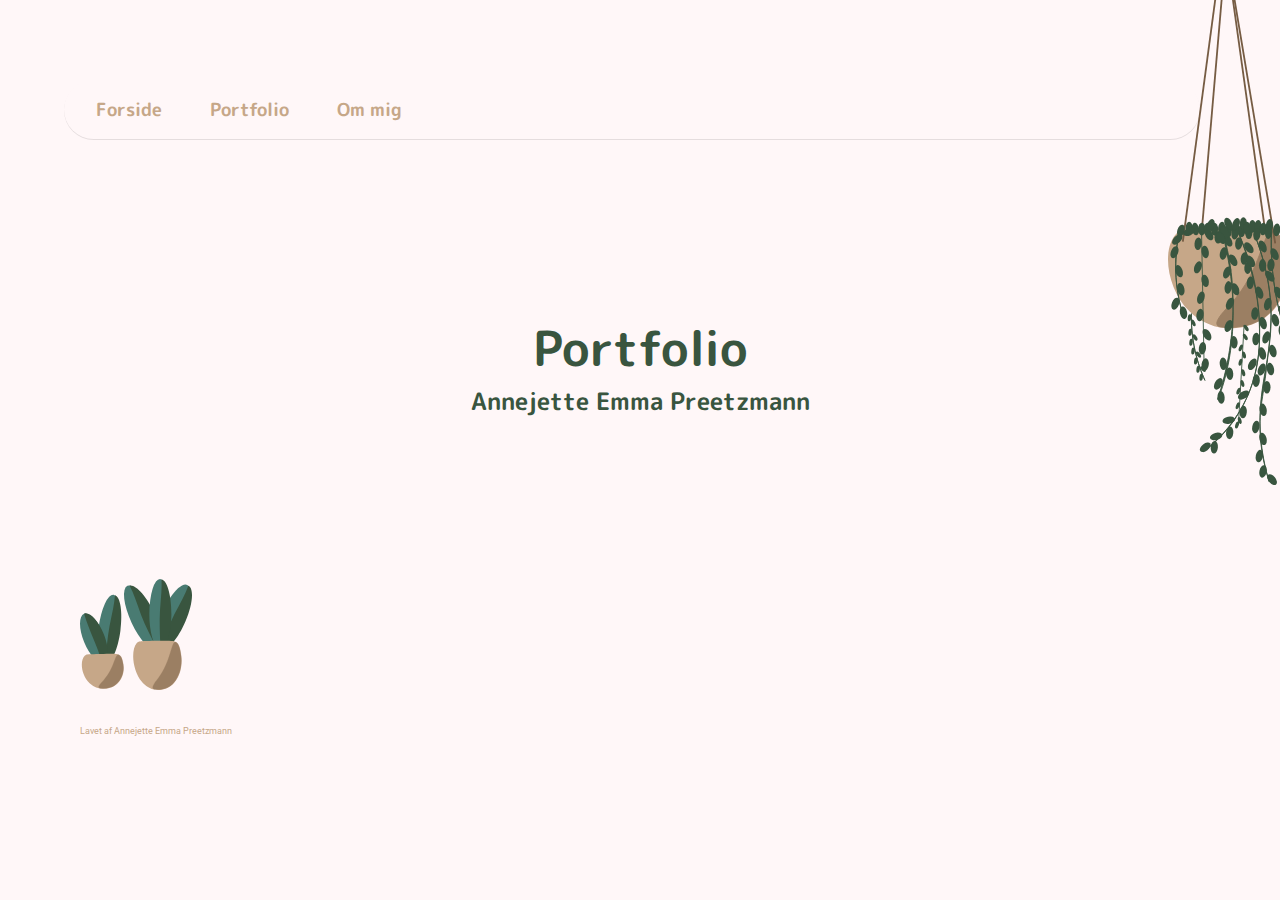
<file: website/index.html>
<!DOCTYPE html>
<html lang="da">

<head>
    <meta charset="UTF-8">
    <link rel="apple-touch-icon" sizes="180x180" href="/apple-touch-icon.png">
    <link rel="icon" type="image/png" sizes="32x32" href="/favicon-32x32.png">
    <link rel="icon" type="image/png" sizes="16x16" href="/favicon-16x16.png">
    <link rel="manifest" href="/site.webmanifest">
    <meta name="viewport" content="width=device-width, initial-scale=1.0">
    <link rel="preconnect" href="https://fonts.googleapis.com">
    <link rel="preconnect" href="https://fonts.gstatic.com" crossorigin>
    <link href="https://fonts.googleapis.com/css2?family=Roboto:wght@300&display=swap" rel="stylesheet">
    <link rel="preconnect" href="https://fonts.googleapis.com">
    <link rel="preconnect" href="https://fonts.gstatic.com" crossorigin>
    <link href="https://fonts.googleapis.com/css2?family=M+PLUS+Rounded+1c&display=swap" rel="stylesheet">
    <link rel="Stylesheet" href="layout.css">
    <link rel="Stylesheet" href="style.css">

    <title>Forside</title>
</head>

<body>
    <header>
        <div class="navbar">
            <!-- <div class="logo">Logo</div> -->
            <div class="menu-toggle" id="menu-toggle">
                <div class="bar"></div>
                <div class="bar"></div>
                <div class="bar"></div>
            </div>
        </div>
        <div class="overskrifter">
            <nav>
                <ul>
                    <li><a href="index.html">Forside</a></li>
                    <li><a href="portfolio.html">Portfolio</a></li>
                    <li><a href="cv.html">Om mig</a></li>

                </ul>
            </nav>
        </div>
    </header>

    <nav class="menu" id="menu">
        <ul>
            <li><a href="index.html">Forside</a></li>
            <li><a href="portfolio.html">Portfolio</a></li>
            <li><a href="cv.html">Om mig</a></li>
        </ul>
    </nav>
    <div class="plante">
        <img src="img/svg/plante.svg" alt="Illustreret plante i krukke">
    </div>
    <div class="forsidet">
        <a href="portfolio.html">
            <h1>Portfolio</h1>
        </a>
        <a href="cv.html">
            <h2>Annejette Emma Preetzmann</h2>
        </a>
    </div>

    <div class="planter">
        <img src="img/svg/planter.svg" alt="Illustrerede planter i krukke">
    </div>

    <footer>Lavet af Annejette Emma Preetzmann</footer>

    <script src="java.js"></script>
</body>

</html>
</file>
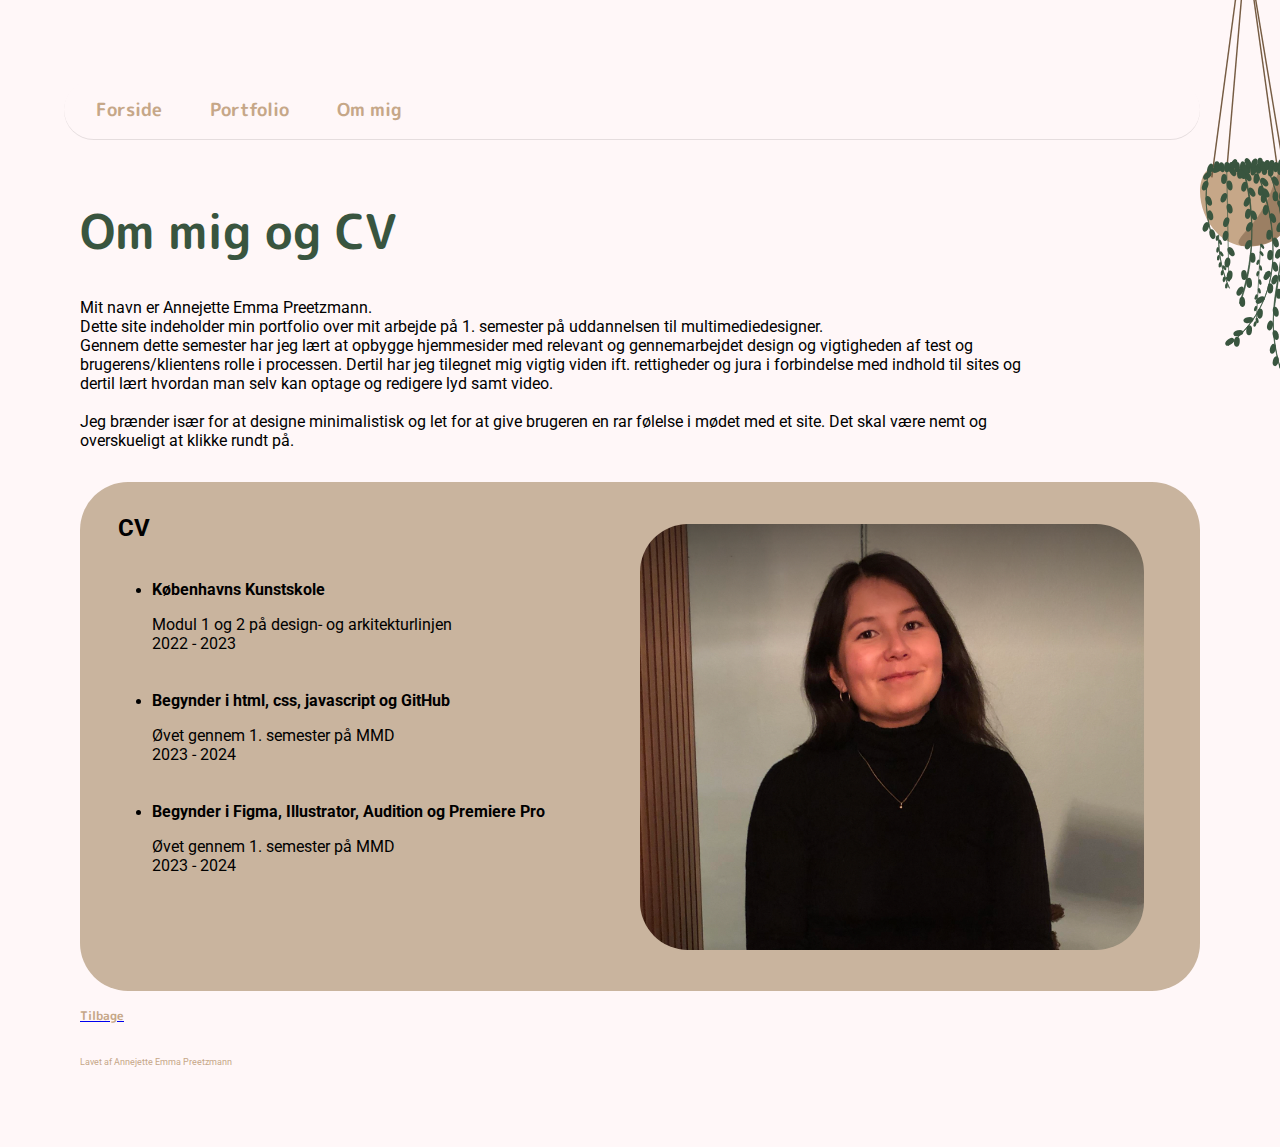
<file: website/cv.html>
<!DOCTYPE html>
<html lang="da">

<head>
    <meta charset="UTF-8">
    <link rel="apple-touch-icon" sizes="180x180" href="/apple-touch-icon.png">
    <link rel="icon" type="image/png" sizes="32x32" href="/favicon-32x32.png">
    <link rel="icon" type="image/png" sizes="16x16" href="/favicon-16x16.png">
    <link rel="manifest" href="/site.webmanifest">
    <meta name="viewport" content="width=device-width, initial-scale=1.0">
    <link rel="preconnect" href="https://fonts.googleapis.com">
    <link rel="preconnect" href="https://fonts.gstatic.com" crossorigin>
    <link href="https://fonts.googleapis.com/css2?family=Roboto:wght@300&display=swap" rel="stylesheet">
    <link rel="preconnect" href="https://fonts.googleapis.com">
    <link rel="preconnect" href="https://fonts.gstatic.com" crossorigin>
    <link href="https://fonts.googleapis.com/css2?family=M+PLUS+Rounded+1c&display=swap" rel="stylesheet">
    <link rel="Stylesheet" href="layout.css">
    <link rel="Stylesheet" href="style.css">
    <title>Om mig</title>
</head>

<body>
    <header>
        <div class="navbar">
            <!-- <div class="logo">Logo</div> -->
            <div class="menu-toggle" id="menu-toggle">
                <div class="bar"></div>
                <div class="bar"></div>
                <div class="bar"></div>
            </div>
        </div>
        <div class="overskrifter">
            <nav>
                <ul>
                    <li><a href="index.html">Forside</a></li>
                    <li><a href="portfolio.html">Portfolio</a></li>
                    <li><a href="cv.html">Om mig</a></li>

                </ul>
            </nav>
        </div>
    </header>

    <nav class="menu" id="menu">
        <ul>
            <li><a href="index.html">Forside</a></li>
            <li><a href="portfolio.html">Portfolio</a></li>
            <li><a href="cv.html">Om mig og cv</a></li>
        </ul>
    </nav>
    <div class="plantecv">
        <img src="img/svg/plante.svg" alt="Illustreret plante i krukke">
    </div>
    <div class="overskrift">
        <h1>Om mig og CV</h1>
    </div>
    <div class="om">
        <p>Mit navn er Annejette Emma Preetzmann.<br>Dette site indeholder min portfolio over mit arbejde på 1.
            semester på
            uddannelsen til multimediedesigner.<br>
            Gennem dette semester har jeg lært at opbygge hjemmesider med relevant og gennemarbejdet design og
            vigtigheden af test
            og brugerens/klientens rolle i processen. Dertil har jeg tilegnet mig vigtig viden ift. rettigheder og
            jura i
            forbindelse med indhold til sites og dertil lært hvordan man selv kan optage og redigere lyd samt video.
            <br><br>
            Jeg brænder især for at designe minimalistisk og let for at give brugeren en rar følelse i mødet med et
            site. Det skal
            være nemt og overskueligt at klikke rundt på.
        </p>
    </div>
    <div class="grid-containerp">
        <div class="grid-item1">
            <div class="tekstcv">
                <h4>CV</h4>
                <nav>
                    <ul>
                        <li>
                            <h6>Københavns Kunstskole</h6>
                            <p>
                                Modul 1 og 2 på design- og arkitekturlinjen<br>
                                2022 - 2023
                            </p>
                        </li>
                        <li>
                            <h6>Begynder i html, css, javascript og GitHub</h6>
                            <p>
                                Øvet gennem 1. semester på MMD<br>
                                2023 - 2024

                            </p>
                        </li>
                        <li>
                            <h6>Begynder i Figma, Illustrator, Audition og Premiere Pro</h6>
                            <p>
                                Øvet gennem 1. semester på MMD<br>
                                2023 - 2024
                            </p>
                        </li>
                    </ul>
                </nav>
            </div>
        </div>
        <div class="grid-item2">
            <img src="img/mig.webp" alt="Portræt billede af Annejette" class="img1">
        </div>
    </div>
    <div class="tilbage">
        <a href="index.html">
            <h3>Tilbage</h3>
        </a>
    </div>
    <footer>Lavet af Annejette Emma Preetzmann</footer>
    <script src="java.js"></script>

</body>

</html>
</file>
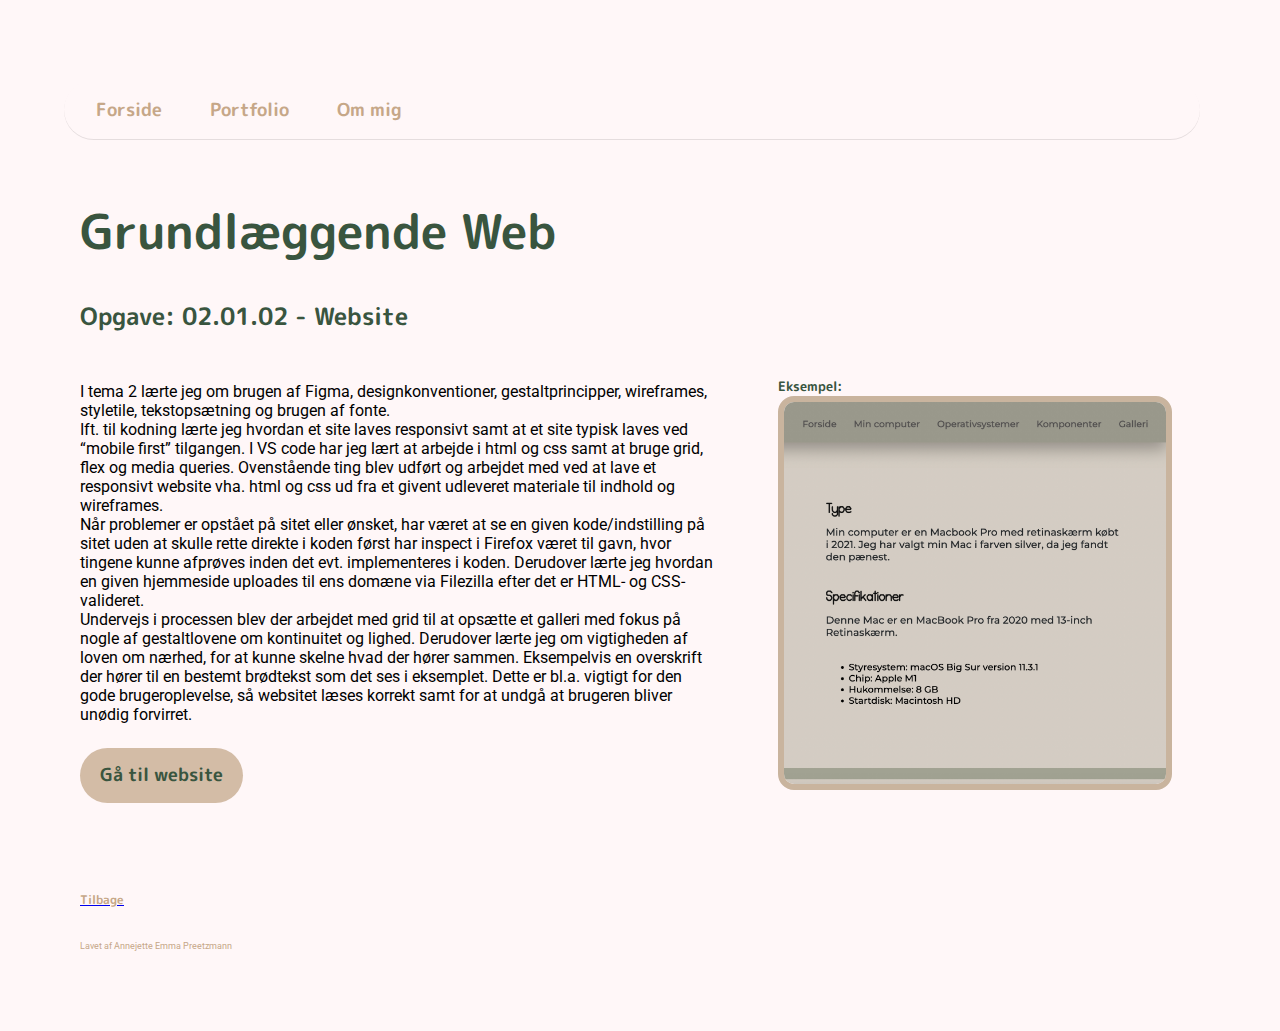
<file: website/opgave_020102.html>
<!DOCTYPE html>
<html lang="da">

<head>
    <meta charset="UTF-8">
    <link rel="apple-touch-icon" sizes="180x180" href="/apple-touch-icon.png">
    <link rel="icon" type="image/png" sizes="32x32" href="/favicon-32x32.png">
    <link rel="icon" type="image/png" sizes="16x16" href="/favicon-16x16.png">
    <link rel="manifest" href="/site.webmanifest">
    <meta name="viewport" content="width=device-width, initial-scale=1.0">
    <link rel="preconnect" href="https://fonts.googleapis.com">
    <link rel="preconnect" href="https://fonts.gstatic.com" crossorigin>
    <link href="https://fonts.googleapis.com/css2?family=Roboto:wght@300&display=swap" rel="stylesheet">
    <link rel="preconnect" href="https://fonts.googleapis.com">
    <link rel="preconnect" href="https://fonts.gstatic.com" crossorigin>
    <link href="https://fonts.googleapis.com/css2?family=M+PLUS+Rounded+1c&display=swap" rel="stylesheet">
    <link rel="Stylesheet" href="layout.css">
    <link rel="Stylesheet" href="style.css">
    <title>Opgave 02.01.02</title>
</head>

<body>
    <header>
        <div class="navbar">
            <!-- <div class="logo">Logo</div> -->
            <div class="menu-toggle" id="menu-toggle">
                <div class="bar"></div>
                <div class="bar"></div>
                <div class="bar"></div>
            </div>
        </div>
        <div class="overskrifter">
            <nav>
                <ul>
                    <li><a href="index.html">Forside</a></li>
                    <li><a href="portfolio.html">Portfolio</a></li>
                    <li><a href="cv.html">Om mig</a></li>

                </ul>
            </nav>
        </div>
    </header>

    <nav class="menu" id="menu">
        <ul>
            <li><a href="index.html">Forside</a></li>
            <li><a href="portfolio.html">Portfolio</a></li>
            <li><a href="cv.html">Om mig</a></li>
        </ul>
    </nav>
    <div class="overskriftp">
        <h1>Grundlæggende Web</h1>
        <h2>Opgave: 02.01.02 - Website</h2>
    </div>
    <div id="grid_2-1">
        <div id="grid21">
            <p>I tema 2 lærte jeg om brugen af Figma, designkonventioner, gestaltprincipper, wireframes,
                styletile,
                tekstopsætning og
                brugen af fonte. <br>Ift. til kodning lærte jeg hvordan et site laves responsivt samt at et
                site
                typisk laves ved
                “mobile first” tilgangen.
                I VS code har jeg lært at arbejde i html og css samt at bruge grid, flex og media queries.
                Ovenstående ting blev udført og arbejdet med ved at lave et responsivt website vha. html og css ud fra
                et
                givent
                udleveret materiale til indhold og wireframes.<br>

                Når problemer er opstået på sitet eller ønsket, har været at se en given kode/indstilling på sitet
                uden
                at skulle
                rette direkte i koden først har inspect i Firefox været til gavn, hvor tingene kunne afprøves inden det
                evt.
                implementeres i koden. Derudover lærte jeg hvordan en given hjemmeside uploades til ens domæne via
                Filezilla
                efter det
                er HTML- og CSS-valideret.<br>
                Undervejs i processen blev der arbejdet med grid til at opsætte et galleri med fokus på nogle af
                gestaltlovene om
                kontinuitet og lighed.
                Derudover lærte jeg om vigtigheden af loven om nærhed, for at kunne skelne hvad der hører
                sammen.
                Eksempelvis en overskrift der hører til en bestemt brødtekst som det ses
                i
                eksemplet.
                Dette er bl.a. vigtigt for den gode brugeroplevelse, så websitet læses korrekt samt for at undgå at
                brugeren
                bliver
                unødig forvirret.
            </p>
            <div>
                <!--Hjælp fra ChatGPT til hvordan link åbnes i ny fane-->
                <a class="button1" href="https://anpr0001.dk/kea/02_web/01_website/website/index.html" target="_blank"
                    onmousemove="zoomIn(this)" onmouseout="zoomOut(this)">Gå til
                    website</a>
            </div>
        </div>
        <div id="grid22" class="eksempel">
            <h5>Eksempel:</h5>
            <img src="img/pc1.webp" alt="Billede af eksempel fra sitet i tema 2">

        </div>


    </div>
    <div class="tilbage">
        <a href="portfolio.html">
            <h3>Tilbage</h3>
        </a>
    </div>
    <footer>Lavet af Annejette Emma Preetzmann</footer>
    <script src="java.js"></script>

</body>

</html>
</file>
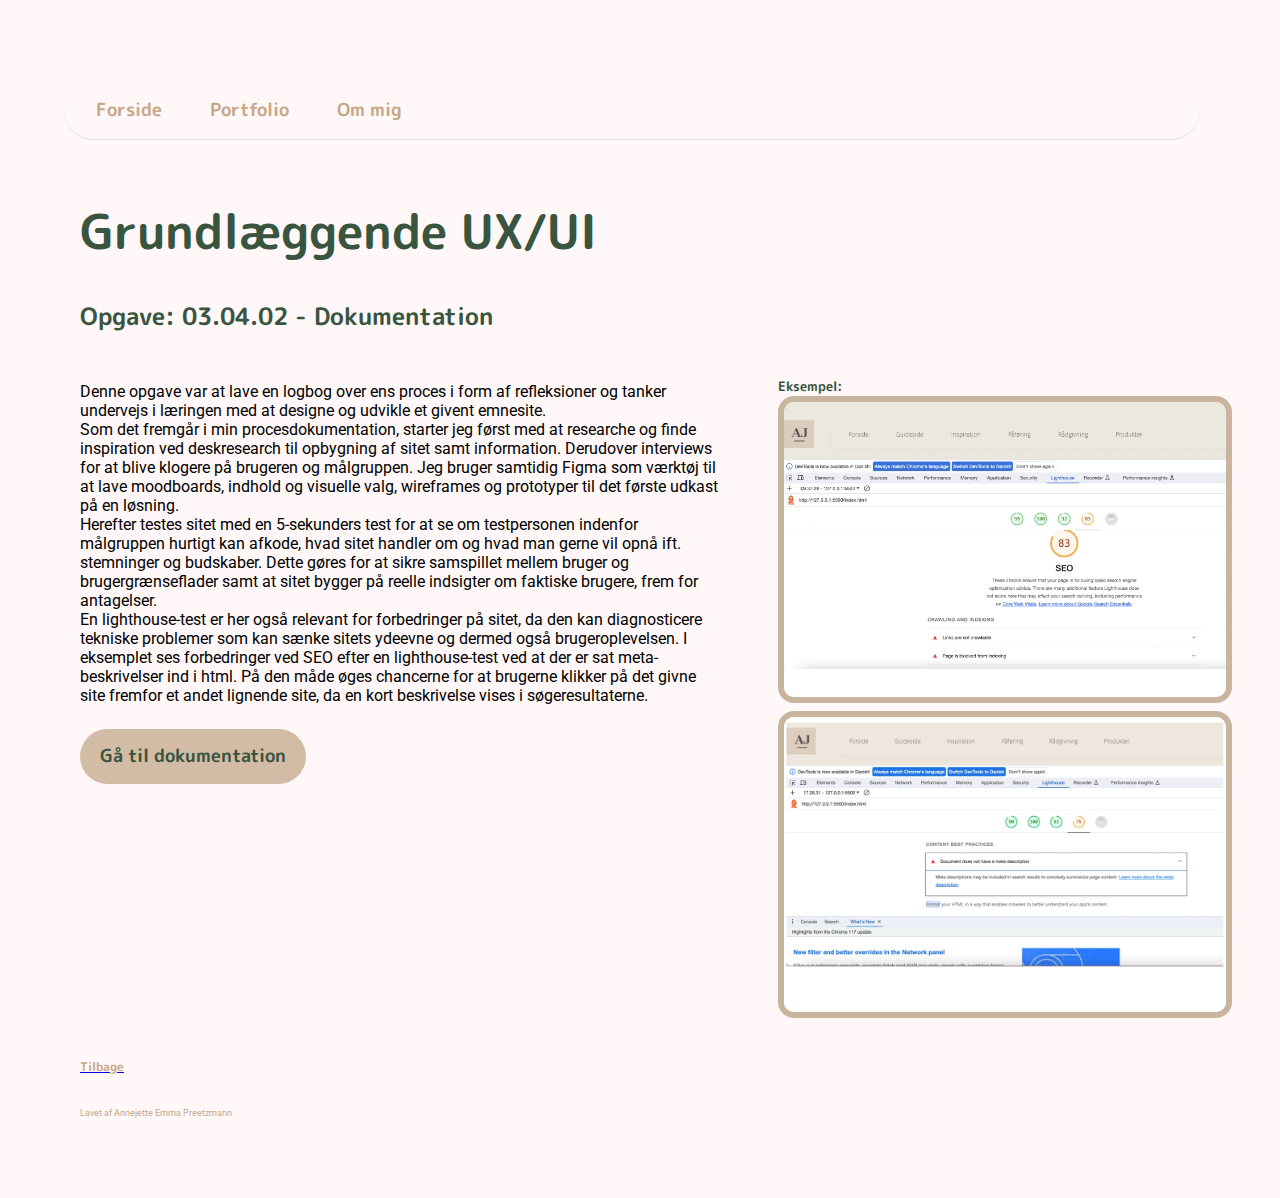
<file: website/opgave_030402.html>
<!DOCTYPE html>
<html lang="da">

<head>
    <meta charset="UTF-8">
    <link rel="apple-touch-icon" sizes="180x180" href="/apple-touch-icon.png">
    <link rel="icon" type="image/png" sizes="32x32" href="/favicon-32x32.png">
    <link rel="icon" type="image/png" sizes="16x16" href="/favicon-16x16.png">
    <link rel="manifest" href="/site.webmanifest">
    <meta name="viewport" content="width=device-width, initial-scale=1.0">
    <link rel="preconnect" href="https://fonts.googleapis.com">
    <link rel="preconnect" href="https://fonts.gstatic.com" crossorigin>
    <link href="https://fonts.googleapis.com/css2?family=Roboto:wght@300&display=swap" rel="stylesheet">
    <link rel="preconnect" href="https://fonts.googleapis.com">
    <link rel="preconnect" href="https://fonts.gstatic.com" crossorigin>
    <link href="https://fonts.googleapis.com/css2?family=M+PLUS+Rounded+1c&display=swap" rel="stylesheet">
    <link rel="Stylesheet" href="layout.css">
    <link rel="Stylesheet" href="style.css">
    <title>opgave 03.04.02</title>
</head>

<body>
    <header>
        <div class="navbar">
            <!-- <div class="logo">Logo</div> -->
            <div class="menu-toggle" id="menu-toggle">
                <div class="bar"></div>
                <div class="bar"></div>
                <div class="bar"></div>
            </div>
        </div>
        <div class="overskrifter">
            <nav>
                <ul>
                    <li><a href="index.html">Forside</a></li>
                    <li><a href="portfolio.html">Portfolio</a></li>
                    <li><a href="cv.html">Om mig</a></li>

                </ul>
            </nav>
        </div>
    </header>

    <nav class="menu" id="menu">
        <ul>
            <li><a href="index.html">Forside</a></li>
            <li><a href="portfolio.html">Portfolio</a></li>
            <li><a href="cv.html">Om mig</a></li>
        </ul>
    </nav>
    <div class="overskriftp">
        <h1>Grundlæggende UX/UI</h1>
        <h2>Opgave: 03.04.02 - Dokumentation</h2>
    </div>
    <div id="grid_2-1">
        <div id="grid21">
            <p>Denne opgave var at lave en logbog over ens proces i form af refleksioner og tanker undervejs i læringen
                med at designe
                og udvikle et givent emnesite.<br> Som det fremgår i min procesdokumentation, starter jeg først med at
                researche og finde
                inspiration ved deskresearch til opbygning af sitet samt information. Derudover interviews for at blive
                klogere på
                brugeren og målgruppen. Jeg bruger samtidig Figma som værktøj til at lave moodboards, indhold og
                visuelle valg,
                wireframes og prototyper til det første udkast på en løsning.<br>

                Herefter testes sitet med en 5-sekunders test for at se om testpersonen indenfor målgruppen hurtigt kan
                afkode, hvad
                sitet handler om og hvad man gerne vil opnå ift. stemninger og budskaber. Dette gøres for at sikre
                samspillet mellem
                bruger og brugergrænseflader samt at sitet bygger på reelle indsigter om faktiske brugere, frem for
                antagelser.<br>
                En lighthouse-test er her også relevant for forbedringer på sitet, da den kan diagnosticere tekniske
                problemer som kan
                sænke sitets ydeevne og dermed også brugeroplevelsen.
                I eksemplet ses forbedringer ved SEO efter en lighthouse-test ved at der er sat meta-beskrivelser ind i
                html. På den
                måde øges chancerne for at brugerne klikker på det givne site fremfor et andet lignende site, da en kort
                beskrivelse
                vises i søgeresultaterne.


            </p>
            <div>
                <!--Hjælp fra ChatGPT til hvordan link åbnes i ny fane-->
                <a class="button1" href="procesdokumentation.pdf" target="_blank" onmousemove="zoomIn(this)"
                    onmouseout="zoomOut(this)">Gå til
                    dokumentation</a>
            </div>
        </div>
        <div id="grid22" class="eksempel">
            <h5>Eksempel:</h5>
            <img src="img/t3doku.webp" alt="Billede af eksempel fra dokumentation i tema 3">
            <img src="img/t3doku2.webp" alt="Billede af eksempel fra dokumentation i tema 3">

        </div>


    </div>
    <div class="tilbage">
        <a href="portfolio.html">
            <h3>Tilbage</h3>
        </a>
    </div>
    <footer>Lavet af Annejette Emma Preetzmann</footer>
    <script src="java.js"></script>

</body>

</html>
</file>
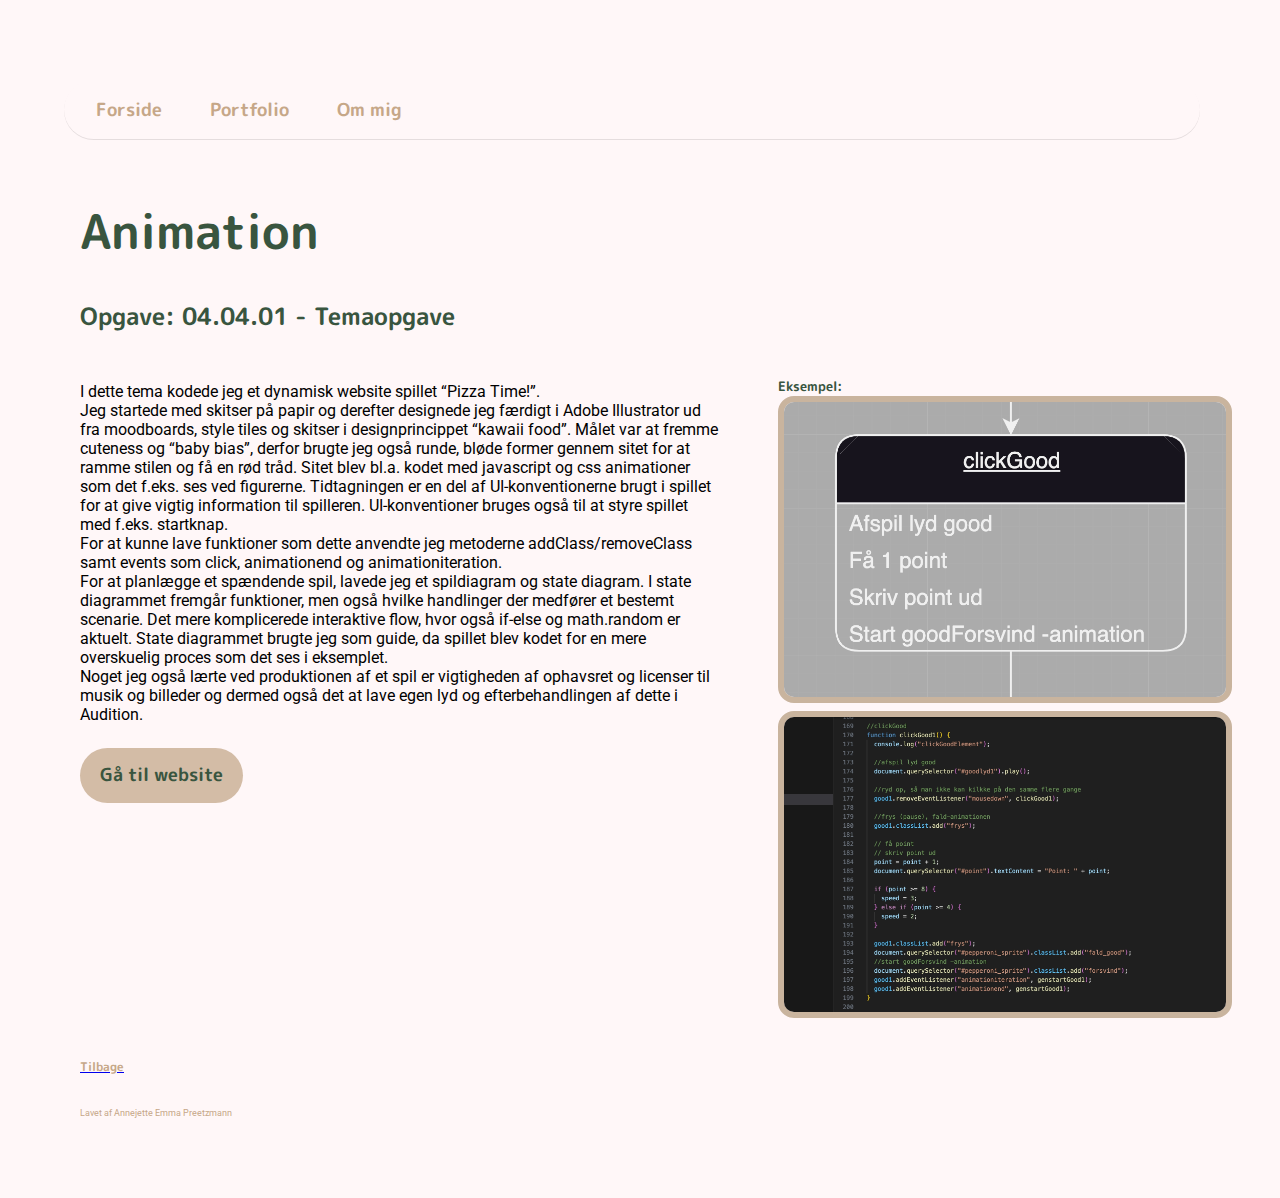
<file: website/opgave_040401.html>
<!DOCTYPE html>
<html lang="da">

<head>
    <meta charset="UTF-8">
    <link rel="apple-touch-icon" sizes="180x180" href="/apple-touch-icon.png">
    <link rel="icon" type="image/png" sizes="32x32" href="/favicon-32x32.png">
    <link rel="icon" type="image/png" sizes="16x16" href="/favicon-16x16.png">
    <link rel="manifest" href="/site.webmanifest">
    <meta name="viewport" content="width=device-width, initial-scale=1.0">
    <link rel="preconnect" href="https://fonts.googleapis.com">
    <link rel="preconnect" href="https://fonts.gstatic.com" crossorigin>
    <link href="https://fonts.googleapis.com/css2?family=Roboto:wght@300&display=swap" rel="stylesheet">
    <link rel="preconnect" href="https://fonts.googleapis.com">
    <link rel="preconnect" href="https://fonts.gstatic.com" crossorigin>
    <link href="https://fonts.googleapis.com/css2?family=M+PLUS+Rounded+1c&display=swap" rel="stylesheet">
    <link rel="Stylesheet" href="layout.css">
    <link rel="Stylesheet" href="style.css">
    <title>Opgave 04.04.01</title>
</head>

<body>
    <header>
        <div class="navbar">
            <!-- <div class="logo">Logo</div> -->
            <div class="menu-toggle" id="menu-toggle">
                <div class="bar"></div>
                <div class="bar"></div>
                <div class="bar"></div>
            </div>
        </div>
        <div class="overskrifter">
            <nav>
                <ul>
                    <li><a href="index.html">Forside</a></li>
                    <li><a href="portfolio.html">Portfolio</a></li>
                    <li><a href="cv.html">Om mig</a></li>

                </ul>
            </nav>
        </div>
    </header>

    <nav class="menu" id="menu">
        <ul>
            <li><a href="index.html">Forside</a></li>
            <li><a href="portfolio.html">Portfolio</a></li>
            <li><a href="cv.html">Om mig</a></li>
        </ul>
    </nav>
    <div class="overskriftp">
        <h1>Animation</h1>
        <h2>Opgave: 04.04.01 - Temaopgave</h2>
    </div>
    <div id="grid_2-1">
        <div id="grid21">
            <p>I dette tema kodede jeg et dynamisk website spillet “Pizza Time!”. <br>
                Jeg startede med skitser på papir og derefter designede jeg færdigt i Adobe Illustrator ud fra
                moodboards, style tiles og skitser i designprincippet “kawaii food”.
                Målet var at
                fremme cuteness og “baby bias”, derfor brugte jeg også runde, bløde former gennem sitet for at
                ramme stilen og få en rød tråd.
                Sitet blev bl.a. kodet med javascript og css animationer som det f.eks. ses ved figurerne. Tidtagningen
                er en del af
                UI-konventionerne brugt i spillet for at give vigtig information til spilleren. UI-konventioner bruges
                også til at styre
                spillet med f.eks. startknap. <br>For at kunne lave funktioner som dette anvendte jeg metoderne
                addClass/removeClass
                samt events som click, animationend og animationiteration.
                <br>
                For at planlægge et spændende spil, lavede jeg et spildiagram og state diagram. I state diagrammet
                fremgår funktioner,
                men også hvilke handlinger der medfører et bestemt scenarie. Det mere komplicerede interaktive flow,
                hvor også if-else
                og math.random er aktuelt. State diagrammet brugte jeg som guide, da spillet blev kodet for en mere
                overskuelig proces
                som det ses i eksemplet. <br>
                Noget jeg også lærte ved produktionen af et spil er vigtigheden af ophavsret og licenser til musik og
                billeder og dermed
                også det at lave egen lyd og efterbehandlingen af dette i Audition.



            </p>
            <div>
                <!--Hjælp fra ChatGPT til hvordan link åbnes i ny fane-->
                <a class="button1" href="https://anpr0001.dk/kea/04_animation/website/index.html" target="_blank"
                    onmousemove="zoomIn(this)" onmouseout="zoomOut(this)">Gå til
                    website</a>
            </div>
        </div>
        <div id="grid22" class="eksempel">
            <h5>Eksempel:</h5>
            <img src="img/t4b1.webp" alt="Billede af eksempel fra state diagram i tema 4">
            <img src="img/t4b2.webp" alt="Billede af eksempel fra kode i javascript i tema 4">

        </div>


    </div>
    <div class="tilbage">
        <a href="portfolio.html">
            <h3>Tilbage</h3>
        </a>
    </div>
    <footer>Lavet af Annejette Emma Preetzmann</footer>
    <script src="java.js"></script>

</body>

</html>
</file>
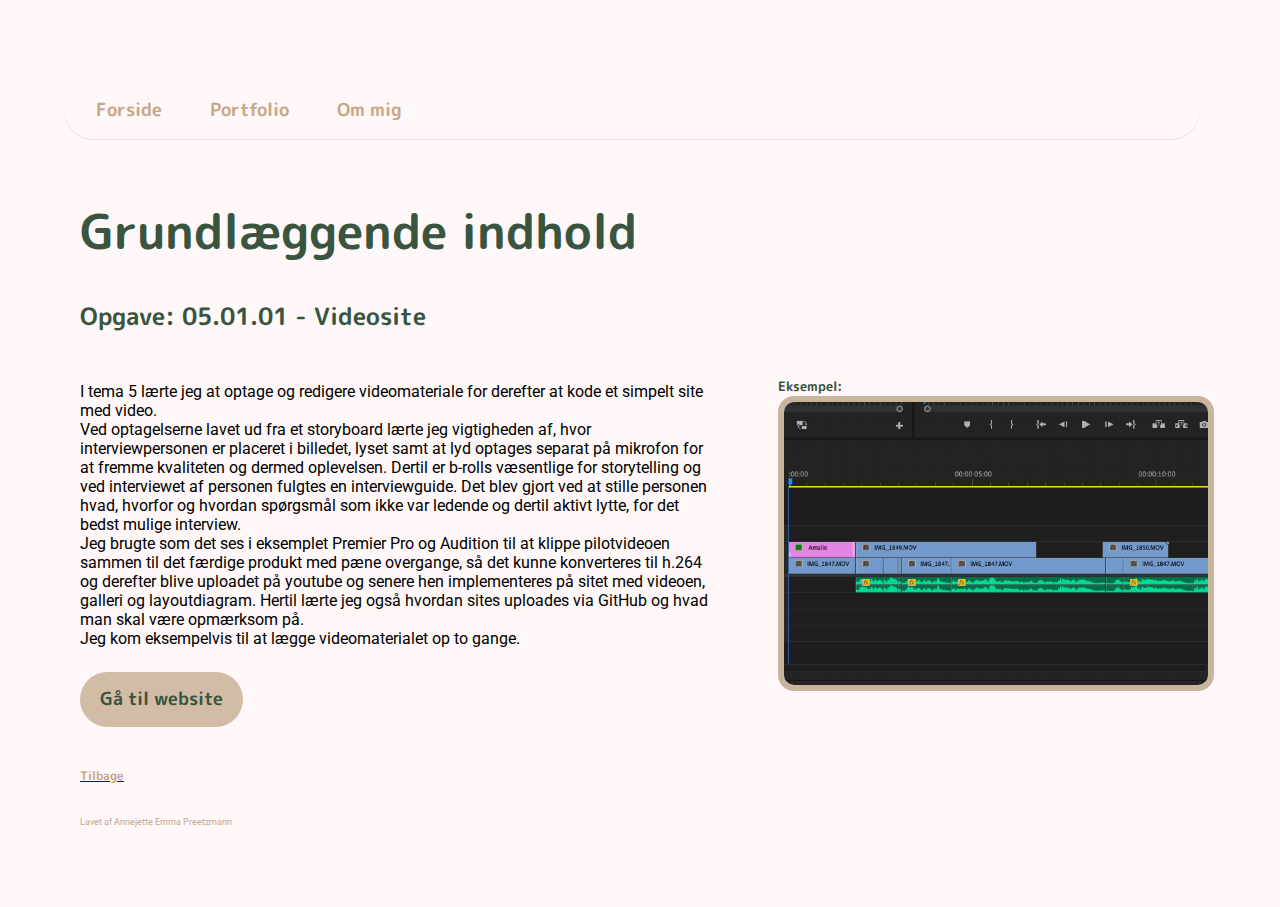
<file: website/opgave_050101.html>
<!DOCTYPE html>
<html lang="da">

<head>
    <meta charset="UTF-8">
    <link rel="apple-touch-icon" sizes="180x180" href="/apple-touch-icon.png">
    <link rel="icon" type="image/png" sizes="32x32" href="/favicon-32x32.png">
    <link rel="icon" type="image/png" sizes="16x16" href="/favicon-16x16.png">
    <link rel="manifest" href="/site.webmanifest">
    <meta name="viewport" content="width=device-width, initial-scale=1.0">
    <link rel="preconnect" href="https://fonts.googleapis.com">
    <link rel="preconnect" href="https://fonts.gstatic.com" crossorigin>
    <link href="https://fonts.googleapis.com/css2?family=Roboto:wght@300&display=swap" rel="stylesheet">
    <link rel="preconnect" href="https://fonts.googleapis.com">
    <link rel="preconnect" href="https://fonts.gstatic.com" crossorigin>
    <link href="https://fonts.googleapis.com/css2?family=M+PLUS+Rounded+1c&display=swap" rel="stylesheet">
    <link rel="Stylesheet" href="layout.css">
    <link rel="Stylesheet" href="style.css">
    <title>Opgave 05.01.01</title>
</head>

<body>
    <header>
        <div class="navbar">
            <!-- <div class="logo">Logo</div> -->
            <div class="menu-toggle" id="menu-toggle">
                <div class="bar"></div>
                <div class="bar"></div>
                <div class="bar"></div>
            </div>
        </div>
        <div class="overskrifter">
            <nav>
                <ul>
                    <li><a href="index.html">Forside</a></li>
                    <li><a href="portfolio.html">Portfolio</a></li>
                    <li><a href="cv.html">Om mig</a></li>

                </ul>
            </nav>
        </div>
    </header>

    <nav class="menu" id="menu">
        <ul>
            <li><a href="index.html">Forside</a></li>
            <li><a href="portfolio.html">Portfolio</a></li>
            <li><a href="cv.html">Om mig</a></li>
        </ul>
    </nav>
    <div class="overskriftp">
        <h1>Grundlæggende indhold</h1>
        <h2>Opgave: 05.01.01 - Videosite</h2>
    </div>
    <div id="grid_2-1">
        <div id="grid21">
            <p>
                I tema 5 lærte jeg at optage og redigere videomateriale for derefter at kode et simpelt site med
                video.<br>
                Ved optagelserne
                lavet ud fra et storyboard lærte jeg vigtigheden af, hvor interviewpersonen er placeret i billedet,
                lyset samt at lyd
                optages separat på mikrofon for at fremme kvaliteten og dermed oplevelsen. Dertil er b-rolls væsentlige
                for storytelling
                og ved interviewet af personen fulgtes en interviewguide. Det blev gjort ved at stille personen hvad,
                hvorfor og hvordan
                spørgsmål som ikke var ledende og dertil aktivt lytte, for det bedst mulige interview.<br>
                Jeg brugte som det ses i eksemplet Premier Pro og Audition til at klippe pilotvideoen sammen til det
                færdige produkt med
                pæne overgange, så det kunne konverteres til h.264 og derefter blive uploadet på youtube og senere hen
                implementeres på
                sitet med videoen, galleri og layoutdiagram. Hertil lærte jeg også hvordan sites uploades via GitHub og
                hvad man skal
                være opmærksom på. <br>Jeg kom eksempelvis til at lægge videomaterialet op to gange.

            </p>
            <div>
                <!--Hjælp fra ChatGPT til hvordan link åbnes i ny fane-->
                <a class="button1" href="https://anpr0001.dk/kea/05_indhold/01_pilotvideo_correct/video.html"
                    target="_blank" onmousemove="zoomIn(this)" onmouseout="zoomOut(this)">Gå til
                    website</a>
            </div>
        </div>
        <div id="grid22" class="eksempel">
            <h5>Eksempel:</h5>
            <img src="img/t5b2.webp" alt="Billede af eksempel på klipning i Premierpro">

        </div>

    </div>
    <div class="tilbage">
        <a href="portfolio.html">
            <h3>Tilbage</h3>
        </a>
    </div>
    <footer>Lavet af Annejette Emma Preetzmann</footer>
    <script src="java.js"></script>

</body>

</html>
</file>
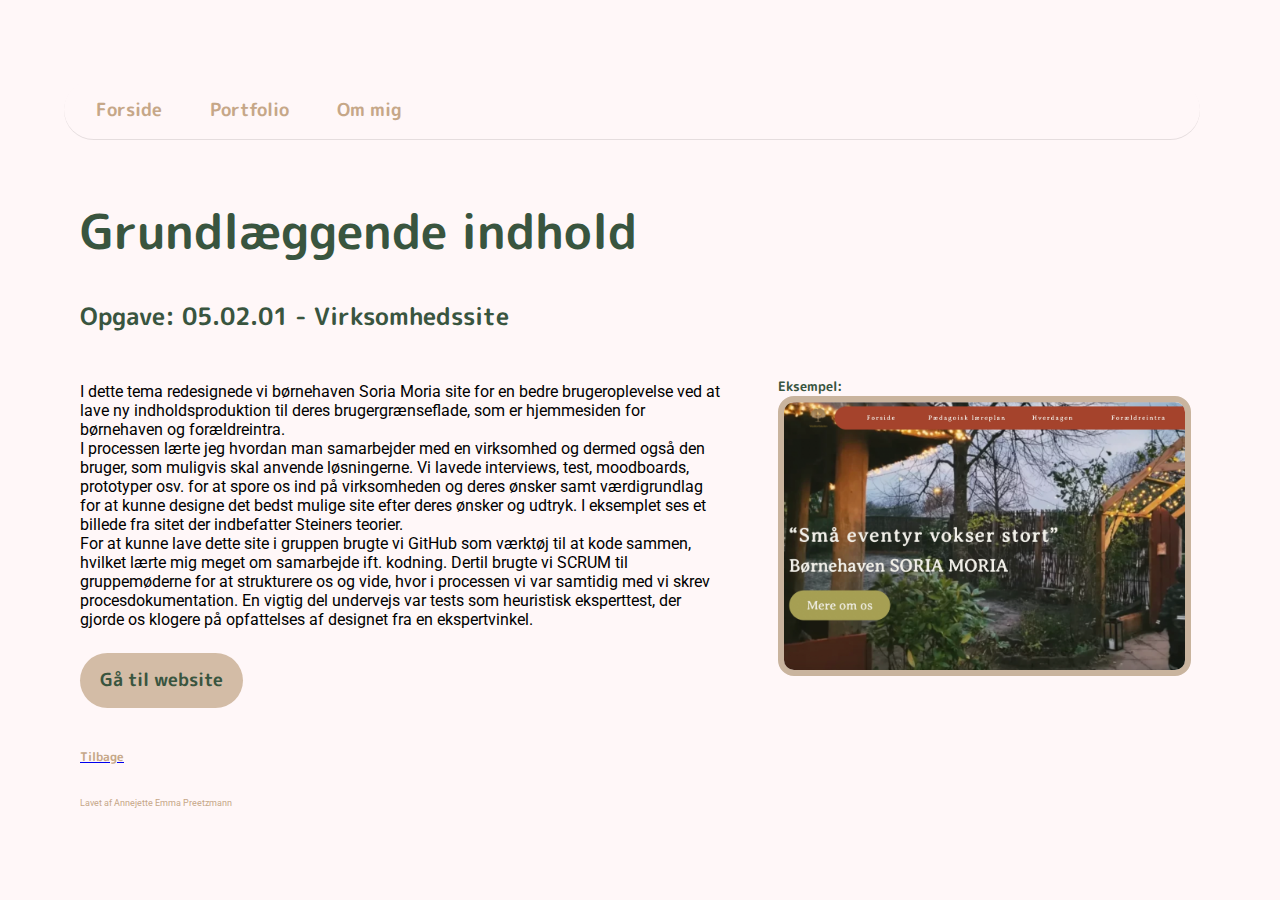
<file: website/opgave_050201.html>
<!DOCTYPE html>
<html lang="da">

<head>
    <meta charset="UTF-8">
    <link rel="apple-touch-icon" sizes="180x180" href="/apple-touch-icon.png">
    <link rel="icon" type="image/png" sizes="32x32" href="/favicon-32x32.png">
    <link rel="icon" type="image/png" sizes="16x16" href="/favicon-16x16.png">
    <link rel="manifest" href="/site.webmanifest">
    <meta name="viewport" content="width=device-width, initial-scale=1.0">
    <link rel="preconnect" href="https://fonts.googleapis.com">
    <link rel="preconnect" href="https://fonts.gstatic.com" crossorigin>
    <link href="https://fonts.googleapis.com/css2?family=Roboto:wght@300&display=swap" rel="stylesheet">
    <link rel="preconnect" href="https://fonts.googleapis.com">
    <link rel="preconnect" href="https://fonts.gstatic.com" crossorigin>
    <link href="https://fonts.googleapis.com/css2?family=M+PLUS+Rounded+1c&display=swap" rel="stylesheet">
    <link rel="Stylesheet" href="layout.css">
    <link rel="Stylesheet" href="style.css">
    <title>Opgave 05.02.01</title>
</head>

<body>
    <header>
        <div class="navbar">
            <!-- <div class="logo">Logo</div> -->
            <div class="menu-toggle" id="menu-toggle">
                <div class="bar"></div>
                <div class="bar"></div>
                <div class="bar"></div>
            </div>
        </div>
        <div class="overskrifter">
            <nav>
                <ul>
                    <li><a href="index.html">Forside</a></li>
                    <li><a href="portfolio.html">Portfolio</a></li>
                    <li><a href="cv.html">Om mig</a></li>

                </ul>
            </nav>
        </div>
    </header>

    <nav class="menu" id="menu">
        <ul>
            <li><a href="index.html">Forside</a></li>
            <li><a href="portfolio.html">Portfolio</a></li>
            <li><a href="cv.html">Om mig</a></li>
        </ul>
    </nav>
    <div class="overskriftp">
        <h1>Grundlæggende indhold</h1>
        <h2>Opgave: 05.02.01 - Virksomhedssite</h2>
    </div>
    <div id="grid_2-1">
        <div id="grid21">
            <p>
                I dette tema redesignede vi børnehaven Soria Moria site for en bedre brugeroplevelse ved at lave ny
                indholdsproduktion
                til deres brugergrænseflade, som er hjemmesiden for børnehaven og forældreintra. <br>I processen lærte
                jeg
                hvordan man
                samarbejder med en virksomhed og dermed også den bruger, som muligvis skal anvende løsningerne. Vi
                lavede interviews,
                test, moodboards, prototyper osv. for at spore os ind på virksomheden og deres ønsker samt værdigrundlag
                for at kunne
                designe det bedst mulige site efter deres ønsker og udtryk. I eksemplet ses et billede fra sitet der
                indbefatter
                Steiners teorier.<br>
                For at kunne lave dette site i gruppen brugte vi GitHub som værktøj til at kode sammen,
                hvilket lærte mig
                meget om samarbejde ift. kodning. Dertil brugte vi SCRUM til gruppemøderne for at strukturere os og
                vide,
                hvor i
                processen vi var samtidig med vi skrev procesdokumentation. En vigtig del undervejs var tests som
                heuristisk
                eksperttest, der gjorde os klogere på opfattelses af designet fra en ekspertvinkel.

            </p>
            <div>
                <!--Hjælp fra ChatGPT til hvordan link åbnes i ny fane-->
                <a class="button1" href="https://soriamoria.netlify.app/" target="_blank" onmousemove="zoomIn(this)"
                    onmouseout="zoomOut(this)">Gå til
                    website</a>
            </div>
        </div>
        <div id="grid22" class="eksempel">
            <h5>Eksempel:</h5>
            <img src="img/t5b3.webp" alt="Billede af eksempel fra site på tema 5">

        </div>

    </div>
    <div class="tilbage">
        <a href="portfolio.html">
            <h3>Tilbage</h3>
        </a>
    </div>
    <footer>Lavet af Annejette Emma Preetzmann</footer>
    <script src="java.js"></script>

</body>

</html>
</file>
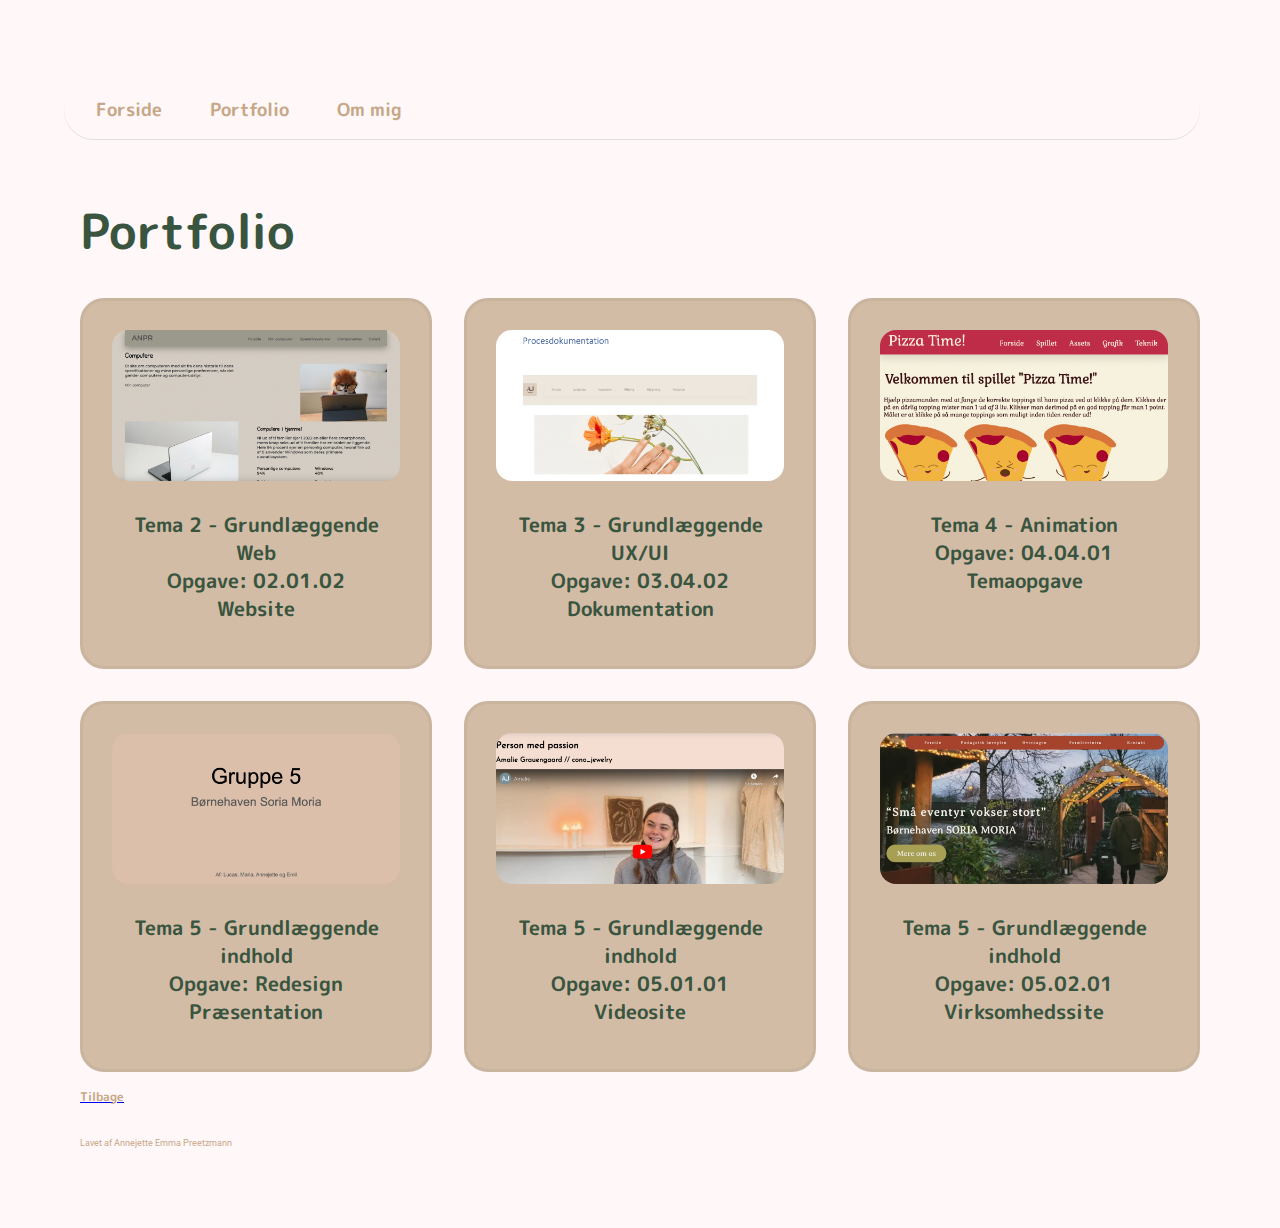
<file: website/portfolio.html>
<!DOCTYPE html>
<html lang="da">

<head>
    <meta charset="UTF-8">
    <link rel="apple-touch-icon" sizes="180x180" href="/apple-touch-icon.png">
    <link rel="icon" type="image/png" sizes="32x32" href="/favicon-32x32.png">
    <link rel="icon" type="image/png" sizes="16x16" href="/favicon-16x16.png">
    <link rel="manifest" href="/site.webmanifest">
    <link rel="apple-touch-icon" sizes="180x180" href="/apple-touch-icon.png">
    <link rel="icon" type="image/png" sizes="32x32" href="/favicon-32x32.png">
    <link rel="icon" type="image/png" sizes="16x16" href="/favicon-16x16.png">
    <link rel="manifest" href="/site.webmanifest">
    <meta name="viewport" content="width=device-width, initial-scale=1.0">
    <link rel="preconnect" href="https://fonts.googleapis.com">
    <link rel="preconnect" href="https://fonts.gstatic.com" crossorigin>
    <link href="https://fonts.googleapis.com/css2?family=Roboto:wght@300&display=swap" rel="stylesheet">
    <link rel="preconnect" href="https://fonts.googleapis.com">
    <link rel="preconnect" href="https://fonts.gstatic.com" crossorigin>
    <link href="https://fonts.googleapis.com/css2?family=M+PLUS+Rounded+1c&display=swap" rel="stylesheet">
    <link rel="Stylesheet" href="layout.css">
    <link rel="Stylesheet" href="style.css">
    <title>Portfolio</title>
</head>

<body>
    <header>
        <div class="navbar">
            <!-- <div class="logo">Logo</div> -->
            <div class="menu-toggle" id="menu-toggle">
                <div class="bar"></div>
                <div class="bar"></div>
                <div class="bar"></div>
            </div>
        </div>
        <div class="overskrifter">
            <nav>
                <ul>
                    <li><a href="index.html">Forside</a></li>
                    <li><a href="portfolio.html">Portfolio</a></li>
                    <li><a href="cv.html">Om mig</a></li>

                </ul>
            </nav>
        </div>
    </header>

    <nav class="menu" id="menu">
        <ul>
            <li><a href="index.html">Forside</a></li>
            <li><a href="portfolio.html">Portfolio</a></li>
            <li><a href="cv.html">Om mig</a></li>
        </ul>
    </nav>
    <div class="overskrift">
        <h1>Portfolio</h1>
    </div>
    <div class="grid-container">
        <!--Hjælp fra ChatGPT til korrekt opstilling ved brug af javascript-->
        <div class="column" onmousemove="zoomIn(this)" onmouseout="zoomOut(this)">
            <img src="img/t2.webp" alt="Billede af website fra tema 2">
            <div>
                <a class="button" href="opgave_020102.html">Tema 2 - Grundlæggende Web <br>Opgave: 02.01.02
                    <br>Website</a>
            </div>
        </div>
        <div class="column" onmousemove="zoomIn(this)" onmouseout="zoomOut(this)">
            <img src="img/t3.webp" alt="Billede af forsiden på dokumwntation fra tema 3">
            <div>
                <a class="button" href="opgave_030402.html">Tema 3 - Grundlæggende UX/UI <br>Opgave: 03.04.02
                    <br>Dokumentation</a>
            </div>
        </div>
        <div class="column" onmousemove="zoomIn(this)" onmouseout="zoomOut(this)">
            <img src="img/t4.webp" alt="Billede af forsiden på website fra tema 4">
            <div>
                <a class="button" href="opgave_040401.html">Tema 4 - Animation <br>Opgave: 04.04.01
                    <br>Temaopgave </a>
            </div>
        </div>
    </div>
    <div class="grid-container">
        <div class="column" onmousemove="zoomIn(this)" onmouseout="zoomOut(this)">
            <img src="img/t5_1.webp" alt="Billede af forsiden på præsentation fra tema 5">
            <div>
                <a class="button" href="praesentation_t5.html">Tema 5 - Grundlæggende indhold <br>Opgave: Redesign
                    <br>Præsentation</a>
            </div>
        </div>
        <div class="column" onmousemove="zoomIn(this)" onmouseout="zoomOut(this)">
            <img src="img/t5_2.webp" alt="Billede af forsiden på website fra tema 5 om person med passion">
            <div>
                <a class="button" href="opgave_050101.html">Tema 5 - Grundlæggende indhold <br>Opgave: 05.01.01
                    <br>Videosite</a>
            </div>
        </div>
        <div class="column" onmousemove="zoomIn(this)" onmouseout="zoomOut(this)">
            <img src="img/t5_3.webp" alt="Billede af forsiden på website fra tema 5 om redesign">
            <div>
                <a class="button" href="opgave_050201.html">Tema 5 - Grundlæggende indhold <br>Opgave: 05.02.01
                    <br>Virksomhedssite</a>
            </div>
        </div>
    </div>

    <div class="tilbage">
        <a href="index.html">
            <h3>Tilbage</h3>
        </a>
    </div>
    <footer>Lavet af Annejette Emma Preetzmann</footer>
    <script src="java.js"></script>

</body>

</html>
</file>
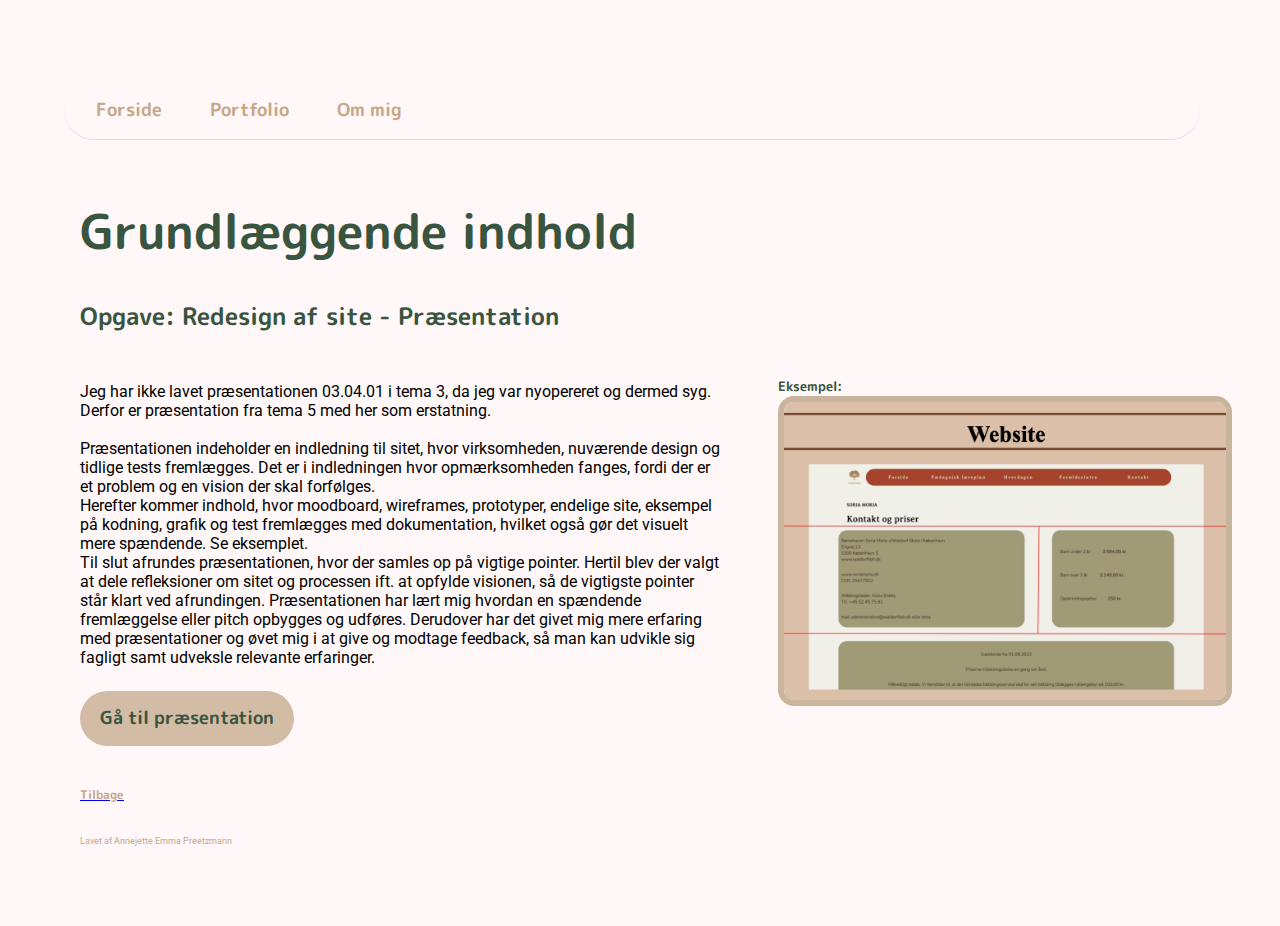
<file: website/praesentation_t5.html>
<!DOCTYPE html>
<html lang="da">

<head>
    <meta charset="UTF-8">
    <link rel="apple-touch-icon" sizes="180x180" href="/apple-touch-icon.png">
    <link rel="icon" type="image/png" sizes="32x32" href="/favicon-32x32.png">
    <link rel="icon" type="image/png" sizes="16x16" href="/favicon-16x16.png">
    <link rel="manifest" href="/site.webmanifest">
    <meta name="viewport" content="width=device-width, initial-scale=1.0">
    <link rel="preconnect" href="https://fonts.googleapis.com">
    <link rel="preconnect" href="https://fonts.gstatic.com" crossorigin>
    <link href="https://fonts.googleapis.com/css2?family=Roboto:wght@300&display=swap" rel="stylesheet">
    <link rel="preconnect" href="https://fonts.googleapis.com">
    <link rel="preconnect" href="https://fonts.gstatic.com" crossorigin>
    <link href="https://fonts.googleapis.com/css2?family=M+PLUS+Rounded+1c&display=swap" rel="stylesheet">
    <link rel="Stylesheet" href="layout.css">
    <link rel="Stylesheet" href="style.css">
    <title>Opgave 05.02.01</title>
</head>

<body>
    <header>
        <div class="navbar">
            <!-- <div class="logo">Logo</div> -->
            <div class="menu-toggle" id="menu-toggle">
                <div class="bar"></div>
                <div class="bar"></div>
                <div class="bar"></div>
            </div>
        </div>
        <div class="overskrifter">
            <nav>
                <ul>
                    <li><a href="index.html">Forside</a></li>
                    <li><a href="portfolio.html">Portfolio</a></li>
                    <li><a href="cv.html">Om mig</a></li>

                </ul>
            </nav>
        </div>
    </header>

    <nav class="menu" id="menu">
        <ul>
            <li><a href="index.html">Forside</a></li>
            <li><a href="portfolio.html">Portfolio</a></li>
            <li><a href="cv.html">Om mig</a></li>
        </ul>
    </nav>
    <div class="overskriftp">
        <h1>Grundlæggende indhold</h1>
        <h2>Opgave: Redesign af site - Præsentation</h2>
    </div>
    <div id="grid_2-1">
        <div id="grid21">
            <p>Jeg har ikke lavet præsentationen 03.04.01 i tema 3, da jeg var nyopereret og dermed syg. Derfor er
                præsentation fra
                tema 5 med her som erstatning.<br><br>

                Præsentationen indeholder en indledning til sitet, hvor virksomheden, nuværende design og tidlige tests
                fremlægges. Det
                er i indledningen hvor opmærksomheden fanges, fordi der er et problem og en vision der skal
                forfølges.<br>
                Herefter kommer
                indhold, hvor moodboard, wireframes, prototyper, endelige site, eksempel på kodning, grafik og test
                fremlægges med
                dokumentation, hvilket også gør det visuelt mere spændende. Se eksemplet. <br>
                Til slut afrundes præsentationen, hvor der samles op på vigtige pointer. Hertil blev der valgt at dele
                refleksioner om
                sitet og processen ift. at opfylde visionen, så de vigtigste pointer står klart ved afrundingen.
                Præsentationen har lært mig hvordan en spændende fremlæggelse eller pitch opbygges og udføres. Derudover
                har det givet
                mig mere erfaring med præsentationer og øvet mig i at give og modtage feedback, så man kan udvikle sig
                fagligt samt
                udveksle relevante erfaringer.

            </p>
            <div>
                <!--Hjælp fra ChatGPT til hvordan link åbnes i ny fane-->
                <a class="button1" href="praesentation.pdf" target="_blank" onmousemove="zoomIn(this)"
                    onmouseout="zoomOut(this)">Gå til
                    præsentation</a>
            </div>
        </div>
        <div id="grid22" class="eksempel">
            <h5>Eksempel:</h5>
            <img src="img/prae5.webp" alt="Billede af eksempel fra præsentation i tema 5">

        </div>


    </div>
    <div class="tilbage">
        <a href="portfolio.html">
            <h3>Tilbage</h3>
        </a>
    </div>
    <footer>Lavet af Annejette Emma Preetzmann</footer>
    <script src="java.js"></script>

</body>

</html>
</file>
<file: website/layout.css>
* {
  box-sizing: border-box;
}

/*-------------------- Baggrund ----------------------*/
body {
  max-width: 1400px;
  margin: 5rem;
  background-color: #fff7f8;
}

/*----------------------- Menu --------------------------*/
header {
  margin: -1rem;
  margin-top: 3.5rem;
  margin-right: 0;
  margin-bottom: 2rem;
  position: sticky;
  color: #39553f;
  background-color: #fff7f8;
  /* Hjælp fra ChatGTP*/
  box-shadow: 0px 1px 0px rgba(0, 0, 0, 0.1);
  padding: 1rem 2rem;
  border-radius: 3rem;
}

@media screen and (max-width: 768px) {
  header {
    box-shadow: none;
  }
}

header nav ul {
  list-style: none;
  font-family: "M PLUS Rounded 1c", sans-serif;
  display: flex;
  /*justify-content: space-between;*/
  margin: 0;
  padding: 0;
  gap: 3rem;
  overflow-x: auto;
}

.overskrifter a {
  font-family: "M PLUS Rounded 1c", sans-serif;
  text-decoration: none;
  font-weight: bolder;
  font-size: large;
  color: #c6a788;
}

.overskrifter a:hover {
  color: #765743;
}

/*.navbar {
  /*display: flex;
  align-items: center;
}*/

/*
.logo {
  font-size: 24px;
  margin-right: 20px;
  font-family: "M PLUS Rounded 1c", sans-serif;
}
*/

.menu-toggle {
  display: none;
  flex-direction: column;
  cursor: pointer;
}

.bar {
  width: 30px;
  height: 4px;
  background-color: #c6a788;
  margin: 0.2rem;
  border-radius: 40px;
}

.menu {
  background-color: #fff7f8;
  font-family: "M PLUS Rounded 1c", sans-serif;
  font-weight: bolder;
  position: absolute;
  top: 60px;
  left: -300px;
  width: 250px;
  height: 100%;
  transition: left 0.5s;
  margin-top: 4rem;
  z-index: 1;
  border-radius: 3rem;
}

.menu ul {
  list-style: none;
  padding: 0;
}

.menu li {
  padding: 26px;
  margin-left: 4.4rem;
}

nav.menu ul li a {
  color: #c6a788;
}

nav.menu ul li a:hover {
  color: #765743;
}

.menu a {
  text-decoration: none;
  color: #d6beb0;
}

/*Hjælp fra ChatGPT*/
@media screen and (max-width: 768px) {
  .menu-toggle {
    display: flex;
  }

  .menu {
    left: -250px;
  }

  .menu.active {
    left: 0;
  }

  .overskrifter {
    display: none;
  }

  .menu-toggle.active + .overskrifter {
    display: none;
  }
}

/*Hjælp fra chatGPT slut*/

@media screen and (min-width: 769px) {
  .menu-toggle {
    display: none;
  }

  .overskrifter {
    display: flex;
  }
}
</file>
<file: website/style.css>
/*-------------- Tekst siderne -------------------------*/

h1 {
  font-family: "M PLUS Rounded 1c", sans-serif;
  font-size: 3rem;
  font-weight: bold;
  margin-top: 3.5rem;
}

h2 {
  font-family: "M PLUS Rounded 1c", sans-serif;
  font-size: x-large;
}

h4 {
  font-family: "Roboto", sans-serif;
  margin-left: 0.4rem;
  font-size: x-large;
}

h5 {
  font-family: "M PLUS Rounded 1c", sans-serif;
  color: #39553f;
  margin-bottom: 0;
  margin-top: 0.7rem;
}
@media screen and (min-width: 769px) {
  h5 {
    margin-left: 2rem;
  }
}

h6 {
  font-family: "Roboto", sans-serif;
  font-weight: bolder;
  font-size: 102%;
  margin-bottom: 0.5rem;
}

p {
  font-family: "Roboto", sans-serif;
}

footer {
  font-family: "Roboto", sans-serif;
  margin-top: 2rem;
  font-size: xx-small;
  color: #c6a788;
}

/*----------------------- Tilbageknap -----------------------------------*/
.tilbage {
  font-size: x-small;
  margin-top: 1rem;
}

.tilbage :hover {
  color: #765743;
}

h3 {
  font-family: "M PLUS Rounded 1c", sans-serif;
  color: #c6a788;
}

/*---------------------------- Forside og plante -----------------------------------*/
.planter {
  width: 10%;
  margin-left: 0rem;
  margin-top: 10rem;
}

.plante {
  /* Hjælp fra ChatGPT */
  position: absolute;
  z-index: 1;
  /* Hjælp fra ChatGPT slut*/
  width: 10%;
  margin-left: 68rem;
  margin-top: -11.7rem;
}

.forsidet {
  margin-top: 10.8rem;
  display: flex;
  flex-direction: column;
  justify-content: center;
  height: 100%;
  text-align: center;
}

.forsidet h1,
.forsidet h2 {
  margin: 0;
}

.forsidet a {
  font-family: "M PLUS Rounded 1c", sans-serif;
  text-decoration: none;
  font-weight: bolder;
  font-size: large;
  color: #39553f;
}

.forsidet a:hover {
  color: #d93223;
}

@media screen and (max-width: 768px) {
  .planter {
    margin-top: 4rem;
    margin-bottom: 1rem;
    margin-left: 1.4rem;
    width: 15%;
  }

  .plante,
  .plantecv {
    display: none;
  }

  .forsidet {
    margin-top: 1rem;
    margin-bottom: 4.5rem;
  }
}

/*---------------------------- CV (om mig og CV) ----------------------------------*/

.overskrift {
  color: #39553f;
}

.plantecv {
  /* Hjælp fra ChatGPT */
  position: absolute;
  z-index: 0;
  /* Hjælp fra ChatGPT slut*/
  width: 8%;
  margin-left: 70rem;
  margin-top: -12.5rem;
}

.grid-containerp {
  display: grid;
  background-color: #c9b49e;
  border-radius: 3rem;
  margin-top: 2rem;
  margin-bottom: 1rem;
}

@media screen and (min-width: 769px) {
  .grid-containerp {
    grid-template-columns: repeat(2, 1fr);
  }
}

.om {
  padding-right: 9rem;
}

@media screen and (max-width: 768px) {
  .om {
    padding-right: 0rem;
  }
  .img1 {
    margin-left: 0.8rem;
    padding-bottom: 0rem;
    padding-top: 0rem;
  }
}

.img1 {
  width: 90%;
  height: auto;
  display: block;
  border-radius: 3rem;
  margin-bottom: 2.6rem;
  margin-top: 2.6rem;
}

.tekstcv {
  padding-left: 2rem;
  padding-right: 2rem;
}

/*---------------------------- Porfolio side ----------------------------------*/

/*Hjælp fra ChatGPT og tilrettet*/
.column {
  border: 3px solid #c9b49e;
  background-color: #d3bca6;
  padding: 1.8rem;
  text-align: center;
  border-radius: 1.5rem;

  /*Zoom på elementer*/
  cursor: pointer;
  transition: transform 0.5s ease;
  transform-origin: center;
}
/*Hjælp fra ChatGPT og tilrettet slut*/

.column img {
  max-width: 100%;
  height: auto;
  border-radius: 1rem;
}

.grid-container {
  display: grid;
  gap: 1.5rem;
  margin-top: 1.5rem;
}

@media screen and (min-width: 769px) {
  .grid-container {
    display: grid;
    grid-template-columns: repeat(3, 1fr);
    gap: 2rem;
    margin-top: 2rem;
  }
}

/*Hjælp fra ChatGPT*/

.button {
  color: #39553f;
  font-weight: bold;
  padding: 15px 20px;
  font-size: 20px;
  line-height: 1.4;
  background-color: #d3bca6;
  text-decoration: none;
  border-radius: 2.5rem;
  transition: 0.3s all;
  font-family: "M PLUS Rounded 1c", sans-serif;
  display: inline-block;
  text-align: center;
  white-space: normal; /* Tillad tekstbrydning, hvis det er nødvendigt */
  margin-top: 10px; /* Juster afstand over knappen */
}
/*Hjælp fra ChatGPT*/

.button:hover {
  color: #d93223;
}

/*---------------------------- Sider i porfolio ------------------------------------------*/

.overskriftp {
  color: #39553f;
}

#grid_2-1 {
  display: grid;
  margin-bottom: 0rem;
  margin-top: 2rem;
}

#grid21,
#grid22 {
  display: flex;
  border-radius: 3rem;
  flex-direction: column;
  justify-content: left;
  align-items: baseline;
}

@media screen and (min-width: 769px) {
  #grid_2-1 {
    grid-template-columns: 4fr 3fr;
  }
  #grid22 {
    margin-left: 1.6rem;
    margin-bottom: 1rem;
  }
}

.eksempel img {
  max-width: 100%;
  height: 80%;
  border-radius: 1rem;
  margin-left: 2rem;
  border: 6px solid #c9b49e;
  margin-bottom: 0.5rem;
}

@media screen and (max-width: 768px) {
  .eksempel img {
    margin-left: 0;
    margin-top: 0;
  }
}

.button1 {
  color: #39553f;
  font-weight: bold;
  padding: 15px 20px;
  font-size: 1.1rem;
  line-height: 1.4;
  background-color: #d3bca6;
  text-decoration: none;
  border-radius: 2.5rem;
  transition: 0.3s all;
  font-family: "M PLUS Rounded 1c", sans-serif;
  display: inline-block;
  text-align: center;
  white-space: normal;
  margin-top: 0.5rem;
  margin-bottom: 1.5rem;
  /*zoom*/
  cursor: pointer;
  transition: transform 0.5s ease;
  transform-origin: center;
}

.button1:hover {
  color: #d93223;
  opacity: 0.8;
}
</file>
